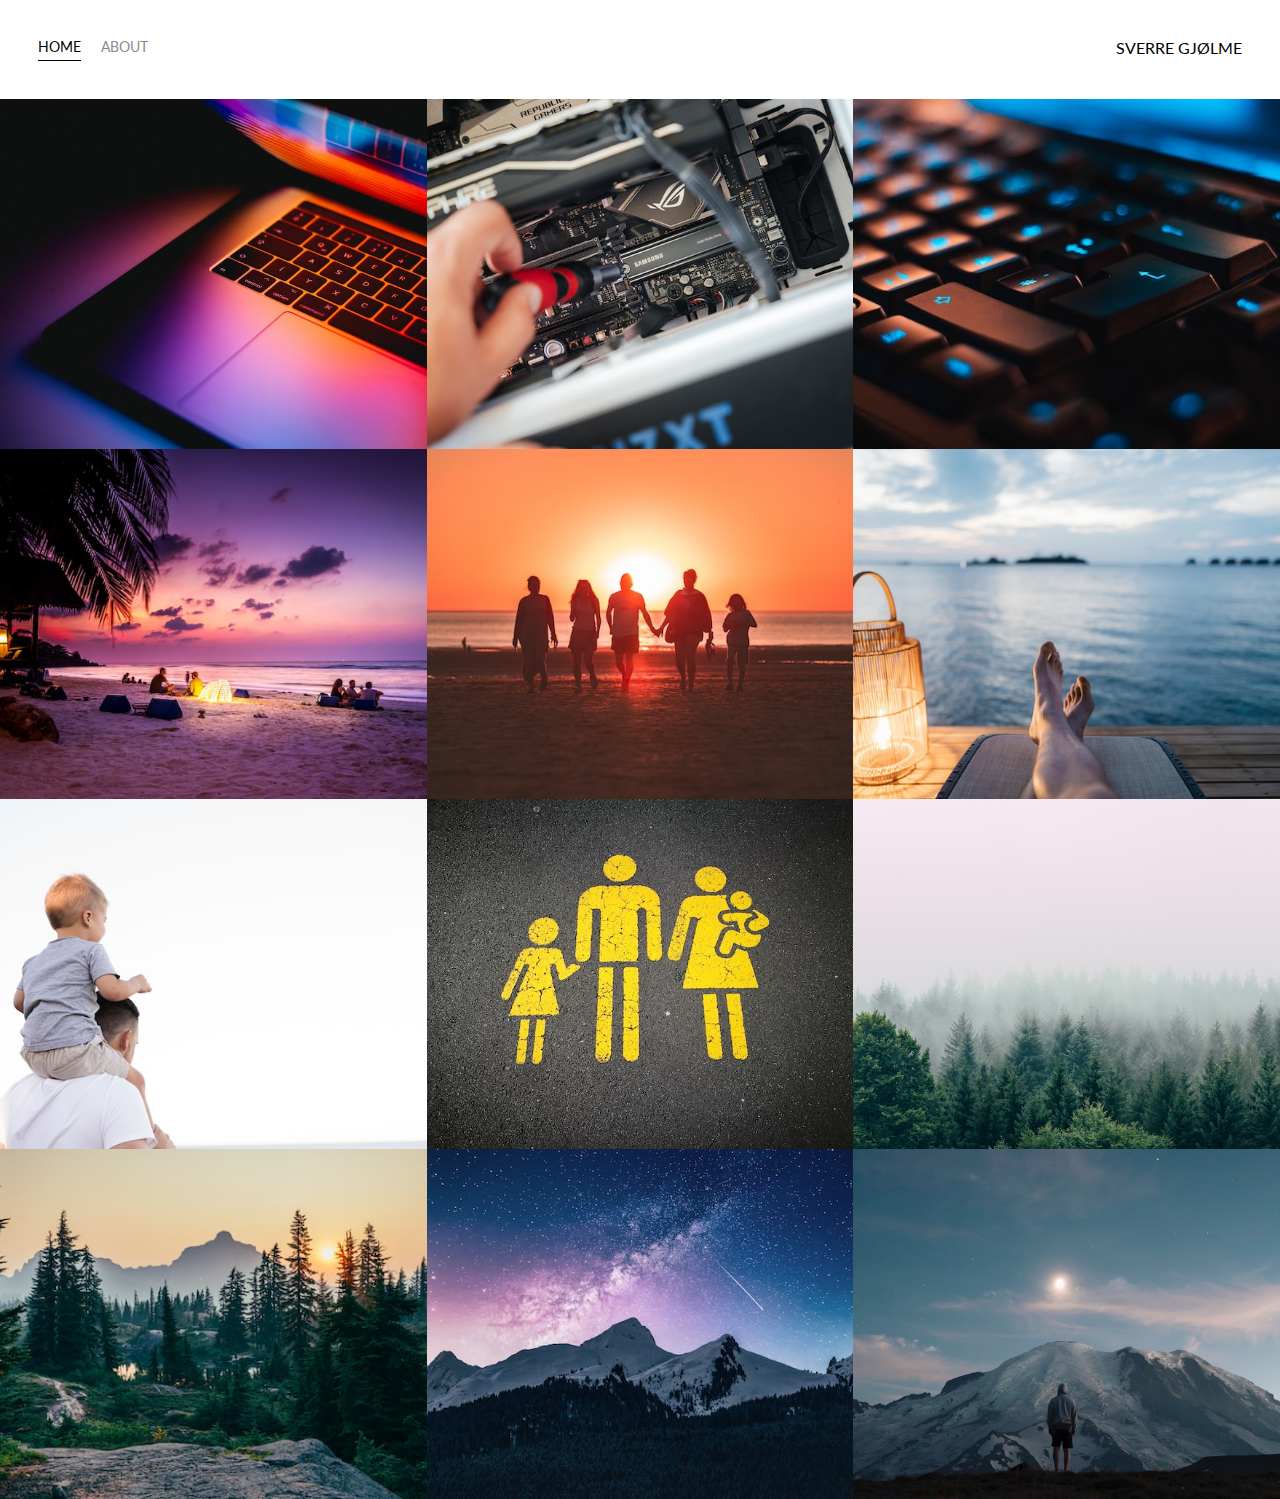
<file: Personal webpage1/index.html>
<!DOCTYPE html>
<html lang="en">
<head>
    <meta charset="UTF-8">
    <meta http-equiv="X-UA-Compatible" content="IE=edge">
    <meta name="viewport" content="width=device-width, initial-scale=1.0">
    <link rel="preconnect" href="https://fonts.googleapis.com">
    <link rel="preconnect" href="https://fonts.gstatic.com" crossorigin>
    <link href="https://fonts.googleapis.com/css2?family=Lato:ital,wght@0,100;0,300;0,400;0,700;0,900;1,100;1,300;1,400;1,700;1,900&display=swap" rel="stylesheet">
    <link rel="stylesheet" href="styles.css">

    <title>Homepage</title>
</head>

<body>
  <div class="container">
    <div class="nav-wrapper">
      <div class="left-side">
        <div class="nav-link-wrapper active-nav-link">
          <a href="index.html">Home</a>
        </div>

        <div class="nav-link-wrapper">
           <a href="about.html">About</a>
        </div>
    </div>

      <div class="right-side">
        <div class="brand">
         <div>SVERRE GJØLME</div>
        </div>
      </div>
    </div>

            <div class="content-wrapper">                     <!--Wrapper alt innholdet under nav-bar-->
              <div class="portfolio-items-wrapper">           <!--Wrapper alle items i portfolio-->

                <div class="portfolio-item-wrapper">          <!--Wrapper en single portfolio-->
                    <div class="portfolio-img-background" style="background-image:url(images/Portfolio1.jpg)"></div>

                    <div class="img-text-wrapper">

                      <div class="subtitle">
                        Lorem ipsum dolor sit amet consectetur adipisicing elit. Voluptatum expedita numquam porro vel nihil ratione eligendi quibusdam blanditiis temporibus consequuntur?
                      </div>
                    </div>
                </div>
                <div class="portfolio-item-wrapper">          <!--Wrapper en single portfolio-->
                  <div class="portfolio-img-background" style="background-image:url(images/Portfolio2.jpg)"></div>

                  <div class="img-text-wrapper">

                    <div class="subtitle">
                      Lorem ipsum dolor sit amet consectetur adipisicing elit. Voluptatum expedita numquam porro vel nihil ratione eligendi quibusdam blanditiis temporibus consequuntur?
                    </div>
                  </div>
              </div>
              <div class="portfolio-item-wrapper">          <!--Wrapper en single portfolio-->
                <div class="portfolio-img-background" style="background-image:url(images/Portfolio3.jpg)"></div>

                <div class="img-text-wrapper">

                  <div class="subtitle">
                    Lorem ipsum dolor sit amet consectetur adipisicing elit. Voluptatum expedita numquam porro vel nihil ratione eligendi quibusdam blanditiis temporibus consequuntur?
                  </div>
                </div>
            </div>
            <div class="portfolio-item-wrapper">          <!--Wrapper en single portfolio-->
              <div class="portfolio-img-background" style="background-image:url(images/Portfolio4.jpg)"></div>

              <div class="img-text-wrapper">

                <div class="subtitle">
                  Lorem ipsum dolor sit amet consectetur adipisicing elit. Voluptatum expedita numquam porro vel nihil ratione eligendi quibusdam blanditiis temporibus consequuntur?
                </div>
              </div>
          </div>
          <div class="portfolio-item-wrapper">          <!--Wrapper en single portfolio-->
            <div class="portfolio-img-background" style="background-image:url(images/Portfolio5.jpg)"></div>

            <div class="img-text-wrapper">

              <div class="subtitle">
                Lorem ipsum dolor sit amet consectetur adipisicing elit. Voluptatum expedita numquam porro vel nihil ratione eligendi quibusdam blanditiis temporibus consequuntur?
              </div>
            </div>
        </div>
        <div class="portfolio-item-wrapper">          <!--Wrapper en single portfolio-->
          <div class="portfolio-img-background" style="background-image:url(images/Portfolio6.jpg)"></div>

          <div class="img-text-wrapper">

            <div class="subtitle">
              Lorem ipsum dolor sit amet consectetur adipisicing elit. Voluptatum expedita numquam porro vel nihil ratione eligendi quibusdam blanditiis temporibus consequuntur?
            </div>
          </div>
        </div>
        <div class="portfolio-item-wrapper">          <!--Wrapper en single portfolio-->
          <div class="portfolio-img-background" style="background-image:url(images/Portfolio7.jpg)"></div>

          <div class="img-text-wrapper">

            <div class="subtitle">
              Lorem ipsum dolor sit amet consectetur adipisicing elit. Voluptatum expedita numquam porro vel nihil ratione eligendi quibusdam blanditiis temporibus consequuntur?
            </div>
          </div>
        </div>
        <div class="portfolio-item-wrapper">          <!--Wrapper en single portfolio-->
          <div class="portfolio-img-background" style="background-image:url(images/Portfolio8.jpg)"></div>

          <div class="img-text-wrapper">

            <div class="subtitle">
              Lorem ipsum dolor sit amet consectetur adipisicing elit. Voluptatum expedita numquam porro vel nihil ratione eligendi quibusdam blanditiis temporibus consequuntur?
            </div>
          </div>
        </div>
        <div class="portfolio-item-wrapper">          <!--Wrapper en single portfolio-->
          <div class="portfolio-img-background" style="background-image:url(images/Portfolio9.jpg)"></div>

          <div class="img-text-wrapper">

            <div class="subtitle">
              Lorem ipsum dolor sit amet consectetur adipisicing elit. Voluptatum expedita numquam porro vel nihil ratione eligendi quibusdam blanditiis temporibus consequuntur?
            </div>
          </div>
        </div>
        <div class="portfolio-item-wrapper">          <!--Wrapper en single portfolio-->
          <div class="portfolio-img-background" style="background-image:url(images/Portfolio10.jpg)"></div>

          <div class="img-text-wrapper">

            <div class="subtitle">
              Lorem ipsum dolor sit amet consectetur adipisicing elit. Voluptatum expedita numquam porro vel nihil ratione eligendi quibusdam blanditiis temporibus consequuntur?
            </div>
          </div>
        </div>
        <div class="portfolio-item-wrapper">          <!--Wrapper en single portfolio-->
          <div class="portfolio-img-background" style="background-image:url(images/Portfolio11.jpg)"></div>

          <div class="img-text-wrapper">

            <div class="subtitle">
              Lorem ipsum dolor sit amet consectetur adipisicing elit. Voluptatum expedita numquam porro vel nihil ratione eligendi quibusdam blanditiis temporibus consequuntur?
            </div>
          </div>
        </div>
        <div class="portfolio-item-wrapper">          <!--Wrapper en single portfolio-->
          <div class="portfolio-img-background" style="background-image:url(images/Portfolio12.jpg)"></div>

          <div class="img-text-wrapper">

            <div class="subtitle">
              Lorem ipsum dolor sit amet consectetur adipisicing elit. Voluptatum expedita numquam porro vel nihil ratione eligendi quibusdam blanditiis temporibus consequuntur?
            </div>
          </div>
        </div>
      </div>
    </div>

  </div>


  <script src="index.js" charset="utf-8"></script>
</body>
</html>
</file>
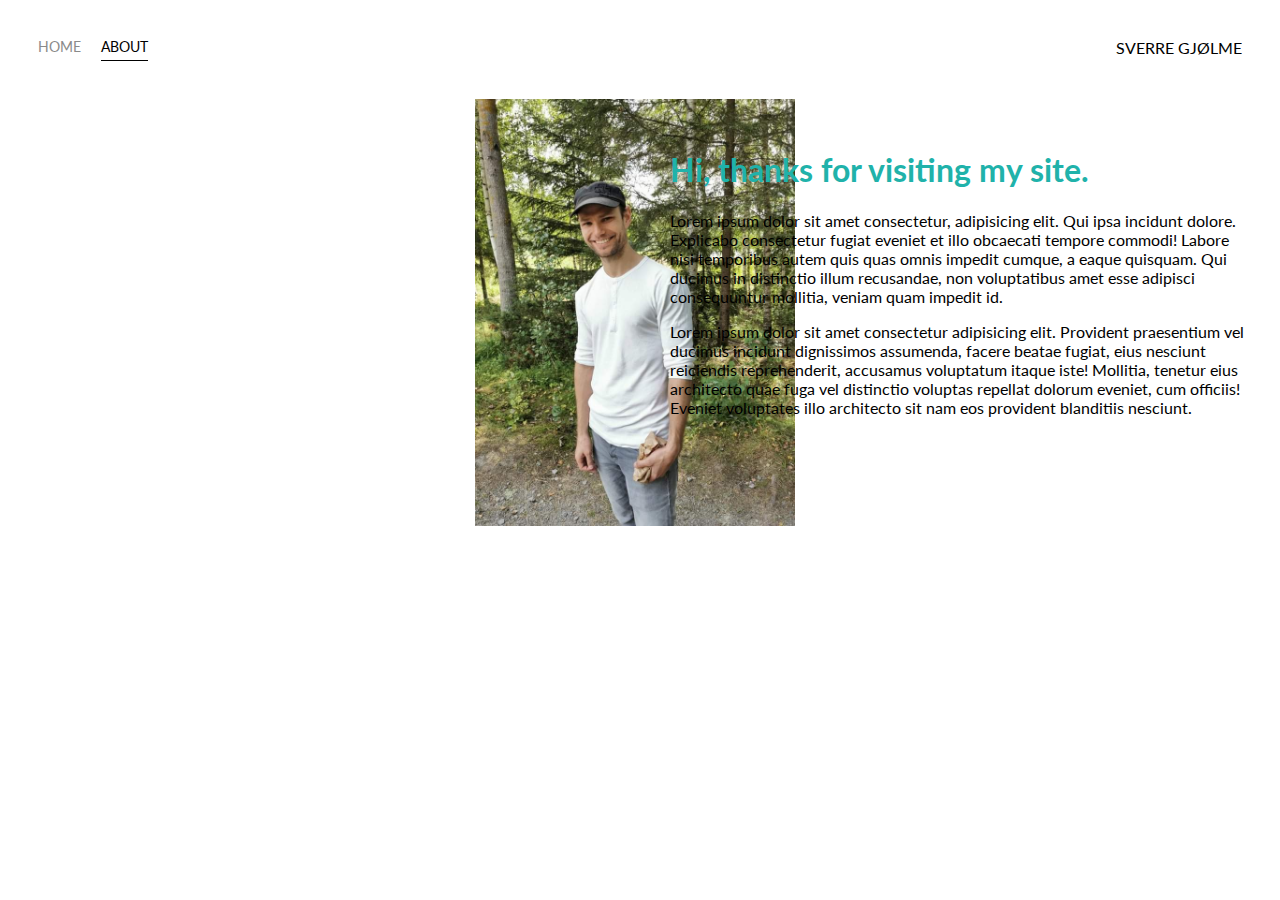
<file: Personal webpage1/about.html>
<!DOCTYPE html>
<html lang="en">
<head>
    <meta charset="UTF-8">
    <meta http-equiv="X-UA-Compatible" content="IE=edge">
    <meta name="viewport" content="width=device-width, initial-scale=1.0">
    <link rel="preconnect" href="https://fonts.googleapis.com">
    <link rel="preconnect" href="https://fonts.gstatic.com" crossorigin>
    <link href="https://fonts.googleapis.com/css2?family=Lato:ital,wght@0,100;0,300;0,400;0,700;0,900;1,100;1,300;1,400;1,700;1,900&display=swap" rel="stylesheet">
    <link rel="stylesheet" href="styles.css">

    <title>About</title>
</head>

<body>
  <div class="container">
    <div class="nav-wrapper">
      <div class="left-side">
        <div class="nav-link-wrapper">
          <a href="index.html">Home</a>
        </div>

        <div class="nav-link-wrapper active-nav-link">
           <a href="about.html">About</a>
        </div>
    </div>

      <div class="right-side">
        <div class="brand">
         <div>SVERRE GJØLME</div>
        </div>
      </div>
    </div>

            <div class="content-wrapper">
                <div class="two-column-wrapper">
                    <div class="profile-image-wrapper">
                        <img src="images/profile-img.jpeg">
                    </div>

                    <div class="profile-content-wrapper">
                        <h1>Hi, thanks for visiting my site.</h1>

                        <p>Lorem ipsum dolor sit amet consectetur, adipisicing elit. Qui ipsa incidunt dolore. Explicabo consectetur fugiat eveniet et illo obcaecati tempore commodi! 
                            Labore nisi temporibus autem quis quas omnis impedit cumque, a eaque quisquam. Qui ducimus in distinctio illum recusandae, non voluptatibus amet esse adipisci consequuntur mollitia, veniam quam impedit id.</p>
                        
                        <p>Lorem ipsum dolor sit amet consectetur adipisicing elit. Provident praesentium vel ducimus incidunt dignissimos assumenda, facere beatae fugiat, eius nesciunt reiciendis reprehenderit, accusamus voluptatum itaque iste! 
                            Mollitia, tenetur eius architecto quae fuga vel distinctio voluptas repellat dolorum eveniet, cum officiis! Eveniet voluptates illo architecto sit nam eos provident blanditiis nesciunt.</p>
                    </div>
                </div>
    </div>

  </div>
</body>
</html>
</file>
<file: Personal webpage1/styles.css>
/* Master styles */
body {
  font-family: "Lato", sans-serif;
  margin: 0px;
}

.container {
  display: grid;                       /*vi ønsker å bruke grid*/
  grid-template-columns: 1fr;          /*lager et grid template med columns på 1 fr = fractional unit, som er 100%*/
}

/* Nav styles */
.nav-wrapper {
  display: flex;
  justify-content: space-between;      /*Bruker all open space til å justify content*/
  padding: 38px;
}

.left-side {
  display: flex;                       /*Lar linkene stå på samme linje*/
}

.nav-wrapper > .left-side > div {      /*Traverserer treet, "apply disse stylene til div som er inni left-side som er inni nav-wrapper"*/
  margin-right: 20px;
  font-size: 0.9em;
  text-transform: uppercase;
}

.nav-link-wrapper {
  height: 22px;
  border-bottom: 1px solid transparent;
  transition: border-bottom 0.5s;
}

.nav-link-wrapper a {                   /*accesser anchor tags inni den spesifiserte classen*/
  color: #8a8a8a;
  text-decoration: none;
  transition: color 0.5s;
}

.nav-link-wrapper:hover {
  border-bottom: 1px solid black;
}

.nav-link-wrapper a:hover {
  color: black;
}

/* Portfolio styles */
.portfolio-items-wrapper {             /*Portfolio er grid på 3 columns og alle tre får sin egen full-size column*/
  display: grid;
  grid-template-columns: 1fr 1fr 1fr;
}

.portfolio-item-wrapper {
  position: relative;                  /*Gir oss fleksibilitet på hvordan vi posisjonerer hver item inni wrapperen*/
}

.portfolio-img-background {
  height: 350px;
  width: 100%;
  background-size: cover;              /*Får alle bildene til å ligge fint ved siden av hverandre*/
  background-position: center;
  background-repeat: no-repeat;
}

.img-text-wrapper {
  position: absolute;
  top: 0;
  display: flex;
  flex-direction: column;
  justify-content: center;
  align-items: center;
  height: 100%;
  text-align: center;
  padding-left: 100px;
  padding-right: 100px;
}

.img-text-wrapper .subtitle {
  transition: 1s;
  font-weight: 600;
  color: transparent;
}

.img-text-wrapper:hover .subtitle {
  font-weight: 600;
  color: lightseagreen;
}

.img-darken {
  transition: 1s;
  filter: brightness(10%);
}

.active-nav-link {
  border-bottom: 1px solid black;
}

.active-nav-link a {
  color: black !important;
}

/* About-page styles */
.two-column-wrapper {
  display: grid;
  grid-template-columns: 1fr 1fr;
}

.profile-image-wrapper img{
  width: 50%;
  margin-left: 475px;
}

.profile-content-wrapper {
  padding: 30px;
}

.profile-content-wrapper h1 {
  color: lightseagreen;
}
</file>
